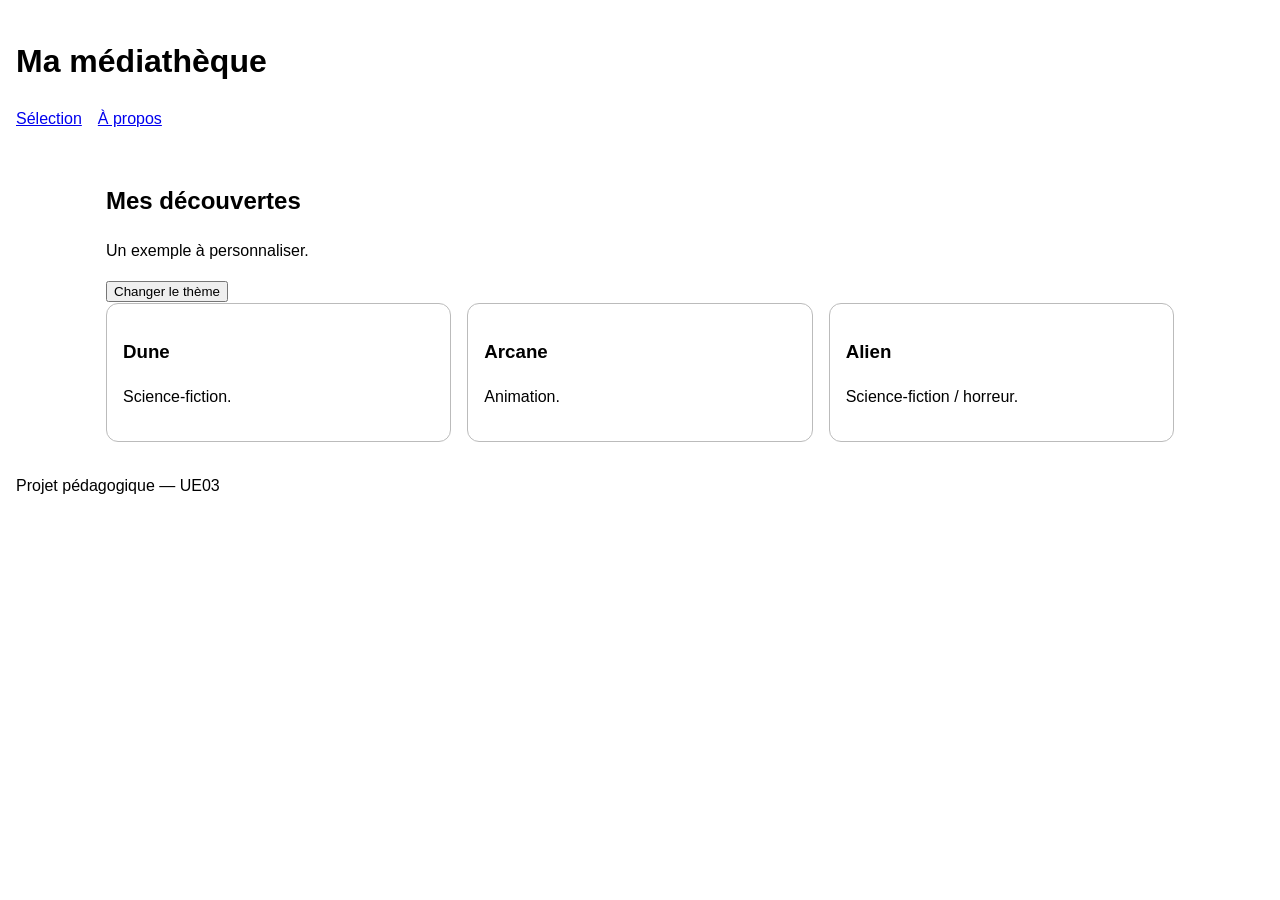
<file: dev-front/Kit_Ressources_Dev_Front/front/code/index.html>
<!doctype html>
<html lang="fr">
<head>
  <meta charset="utf-8">
  <meta name="viewport" content="width=device-width,initial-scale=1">
  <title>Projet fil rouge</title>
  <link rel="stylesheet" href="style.css">
  <script src="script.js" defer></script>
</head>
<body>
<header class="site-header">
  <h1>Ma médiathèque</h1>
  <nav><a href="#selection">Sélection</a> <a href="#about">À propos</a></nav>
</header>
<main class="page">
  <section class="hero"><h2>Mes découvertes</h2><p>Un exemple à personnaliser.</p><button id="themeBtn">Changer le thème</button></section>
  <section id="selection" class="cards">
    <article class="card"><h3>Dune</h3><p>Science-fiction.</p></article>
    <article class="card"><h3>Arcane</h3><p>Animation.</p></article>
    <article class="card"><h3>Alien</h3><p>Science-fiction / horreur.</p></article>
  </section>
</main>
<footer id="about">Projet pédagogique — UE03</footer>
</body>
</html>
</file>
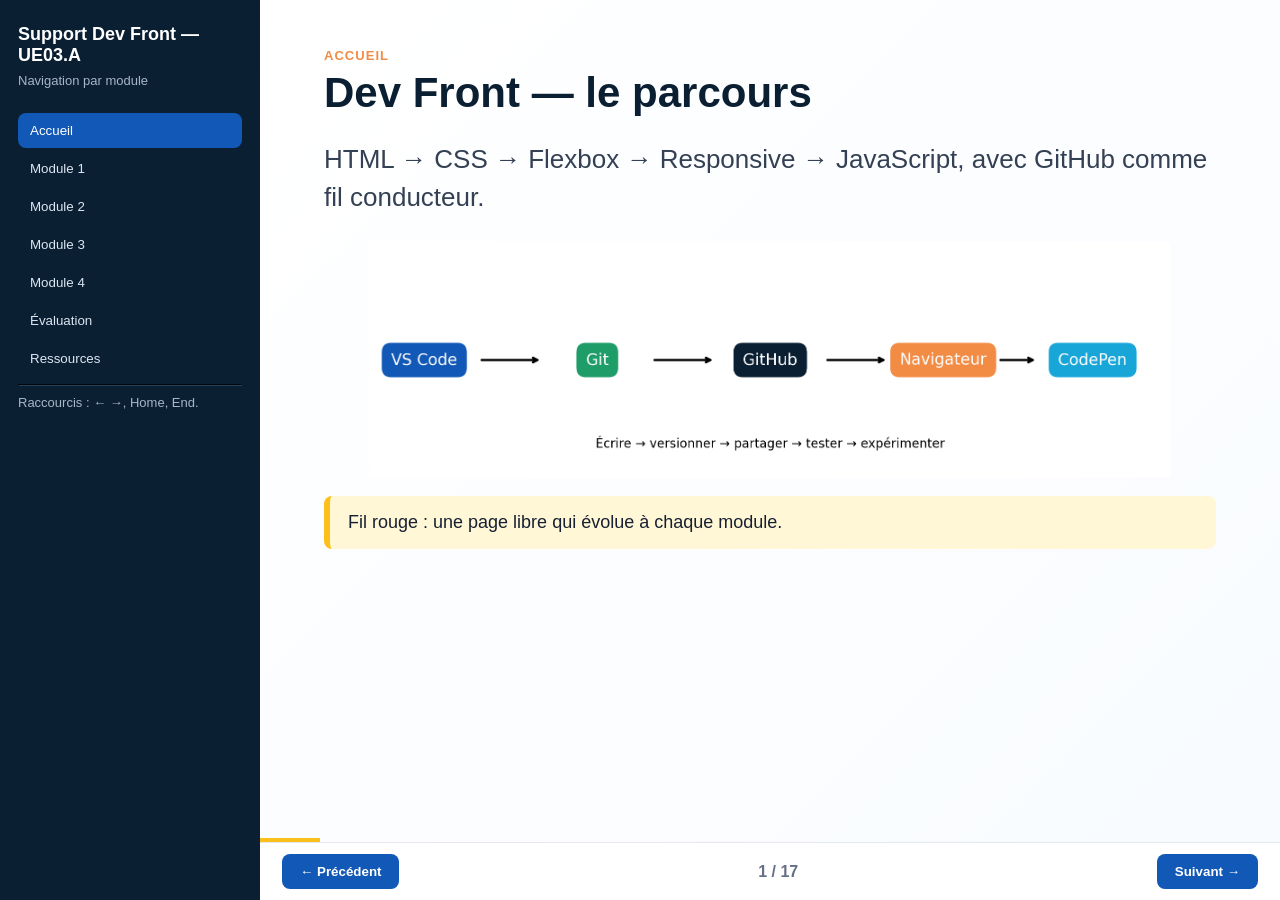
<file: dev-front/Support_Cours_Dev_Front.html>
<!doctype html><html lang="fr"><head><meta charset="utf-8"><meta name="viewport" content="width=device-width,initial-scale=1"><title>Support Dev Front — UE03.A</title><style>
:root{--blue:#1258B7;--yellow:#FCC01A;--navy:#0B1F33;--cyan:#18A6D9;--green:#1F9D68;--gray:#f4f6f8;}
*{box-sizing:border-box} body{margin:0;font-family:Inter,Segoe UI,Arial,sans-serif;background:#0c1726;color:#172033;overflow:hidden} .app{height:100vh;display:grid;grid-template-columns:260px 1fr} aside{background:#0b1f33;color:#fff;padding:24px 18px;overflow:auto} aside h2{margin:0 0 6px;font-size:18px} aside p{color:#a7b6c8;font-size:13px;margin:0 0 22px} .menu-item{display:block;width:100%;text-align:left;border:0;background:transparent;color:#dce6f2;padding:10px 12px;border-radius:8px;margin:3px 0;cursor:pointer} .menu-item:hover,.menu-item.active{background:#1258B7;color:#fff} main{position:relative;background:white} .slide{position:absolute;inset:0;display:none;padding:48px 64px 78px;overflow:auto;background:linear-gradient(135deg,#fff 0%,#f8fbff 100%)} .slide.active{display:block} .slide-inner{max-width:1100px;margin:auto} .kicker{font-size:13px;font-weight:800;color:#F28C45;letter-spacing:.08em;text-transform:uppercase} h1{font-size:42px;line-height:1.05;margin:8px 0 24px;color:#0B1F33} h3{color:#1258B7;margin-top:0} p,li{font-size:20px;line-height:1.45} .lead{font-size:26px;color:#344054} .diagram{display:block;max-width:90%;max-height:360px;margin:18px auto;object-fit:contain} pre{background:#111827;color:#f8fafc;padding:18px 20px;border-radius:12px;overflow:auto;font-size:17px;line-height:1.45} .cols{display:grid;grid-template-columns:repeat(auto-fit,minmax(220px,1fr));gap:18px} .cols>div{background:#f2f6fb;padding:18px;border-radius:12px} .objective,.note{padding:16px 18px;border-left:6px solid #FCC01A;background:#fff7d6;border-radius:8px;margin:18px 0;font-size:18px} .note{border-left-color:#18A6D9;background:#edfaff} .controls{position:absolute;bottom:0;left:0;right:0;height:58px;background:#fff;border-top:1px solid #e5e7eb;display:flex;align-items:center;justify-content:space-between;padding:0 22px} .controls button{border:0;background:#1258B7;color:#fff;border-radius:8px;padding:10px 18px;cursor:pointer;font-weight:700} .counter{font-weight:700;color:#667085} .progress{position:absolute;bottom:58px;left:0;height:4px;background:#FCC01A;width:0;transition:.2s} @media(max-width:850px){.app{grid-template-columns:1fr} aside{display:none} .slide{padding:28px 24px 78px} h1{font-size:32px} p,li{font-size:17px}}
</style></head><body><div class="app"><aside><h2>Support Dev Front — UE03.A</h2><p>Navigation par module</p><button class="menu-item" data-section="Accueil">Accueil</button><button class="menu-item" data-section="Module 1">Module 1</button><button class="menu-item" data-section="Module 2">Module 2</button><button class="menu-item" data-section="Module 3">Module 3</button><button class="menu-item" data-section="Module 4">Module 4</button><button class="menu-item" data-section="Évaluation">Évaluation</button><button class="menu-item" data-section="Ressources">Ressources</button><hr style="border-color:#27415d"><p>Raccourcis : ← →, Home, End.</p></aside><main><section class="slide" data-section="Accueil"><div class="slide-inner"><div class="kicker">Accueil</div><h1>Dev Front — le parcours</h1><p class="lead">HTML → CSS → Flexbox → Responsive → JavaScript, avec GitHub comme fil conducteur.</p><img class="diagram" src="[data-uri]" alt="Chaîne de développement Front"><div class="objective">Fil rouge : une page libre qui évolue à chaque module.</div></div></section><section class="slide" data-section="Module 1"><div class="slide-inner"><div class="kicker">Module 1</div><h1>Préparer le stack</h1><div class="cols"><div><h3>Outils</h3><ul><li>VS Code</li><li>Git</li><li>GitHub</li><li>Navigateur + DevTools</li><li>CodePen</li></ul></div><div><h3>Routine</h3><ol><li>Pull</li><li>Modifier</li><li>Tester</li><li>Commit</li><li>Push</li></ol></div></div></div></section><section class="slide" data-section="Module 1"><div class="slide-inner"><div class="kicker">Module 1</div><h1>Git minimal</h1><pre><code>git clone https://github.com/compte/projet.git
git status
git add .
git commit -m &quot;Première version&quot;
git push</code></pre><div class="note">VS Code permet de réaliser ces actions avec son interface graphique.</div></div></section><section class="slide" data-section="Module 1"><div class="slide-inner"><div class="kicker">Module 1</div><h1>HTML minimal</h1><pre><code>&lt;!doctype html&gt;
&lt;html lang=&quot;fr&quot;&gt;
&lt;head&gt;
  &lt;meta charset=&quot;utf-8&quot;&gt;
  &lt;meta name=&quot;viewport&quot; content=&quot;width=device-width, initial-scale=1&quot;&gt;
  &lt;title&gt;Mon projet&lt;/title&gt;
&lt;/head&gt;
&lt;body&gt;
  &lt;h1&gt;Bienvenue&lt;/h1&gt;
&lt;/body&gt;
&lt;/html&gt;</code></pre></div></section><section class="slide" data-section="Module 1"><div class="slide-inner"><div class="kicker">Module 1</div><h1>HTML sémantique</h1><img class="diagram" src="[data-uri]" alt="Structure HTML sémantique"><p>On choisit une balise pour son rôle avant de penser à son apparence.</p></div></section><section class="slide" data-section="Module 1"><div class="slide-inner"><div class="kicker">Module 1</div><h1>Contenus essentiels</h1><pre><code>&lt;h2&gt;Mes projets&lt;/h2&gt;
&lt;p&gt;Quelques réalisations.&lt;/p&gt;
&lt;a href=&quot;projet.html&quot;&gt;Voir&lt;/a&gt;
&lt;img src=&quot;photo.jpg&quot; alt=&quot;Aperçu du projet&quot;&gt;
&lt;ul&gt;&lt;li&gt;Web&lt;/li&gt;&lt;li&gt;Design&lt;/li&gt;&lt;/ul&gt;</code></pre></div></section><section class="slide" data-section="Module 2"><div class="slide-inner"><div class="kicker">Module 2</div><h1>CSS externe</h1><pre><code>&lt;link rel=&quot;stylesheet&quot; href=&quot;css/style.css&quot;&gt;

body {
  font-family: Arial, sans-serif;
  color: #20252b;
}

h1 { color: #1258b7; }</code></pre></div></section><section class="slide" data-section="Module 2"><div class="slide-inner"><div class="kicker">Module 2</div><h1>Sélecteurs CSS</h1><pre><code>p { color:#333; }
.card { padding:1rem; }
.card h2 { margin-top:0; }
a:hover { text-decoration:underline; }</code></pre><div class="objective">Atelier : CSS Diner.</div></div></section><section class="slide" data-section="Module 2"><div class="slide-inner"><div class="kicker">Module 2</div><h1>Box Model</h1><img class="diagram" src="[data-uri]" alt="Schéma du box model"><pre><code>.card {
  padding:24px;
  border:1px solid #ddd;
  margin:16px;
  box-sizing:border-box;
}</code></pre></div></section><section class="slide" data-section="Module 3"><div class="slide-inner"><div class="kicker">Module 3</div><h1>Flexbox</h1><img class="diagram" src="[data-uri]" alt="Axes Flexbox"><pre><code>.cards {
  display:flex;
  gap:1rem;
  flex-wrap:wrap;
}
.card { flex:1 1 220px; }</code></pre><div class="objective">Atelier : Flexbox Froggy.</div></div></section><section class="slide" data-section="Module 3"><div class="slide-inner"><div class="kicker">Module 3</div><h1>Responsive &amp; Mobile First</h1><img class="diagram" src="[data-uri]" alt="Mobile tablette desktop"><pre><code>.cards { flex-direction:column; }
@media (min-width:768px) {
  .cards { flex-direction:row; }
}</code></pre></div></section><section class="slide" data-section="Module 3"><div class="slide-inner"><div class="kicker">Module 3</div><h1>DevTools : méthode de diagnostic</h1><ol><li>Inspecter l’élément</li><li>Vérifier que la règle CSS est chargée</li><li>Tester une valeur dans le navigateur</li><li>Identifier une surcharge éventuelle</li><li>Reporter la correction dans le fichier</li></ol></div></section><section class="slide" data-section="Module 4"><div class="slide-inner"><div class="kicker">Module 4</div><h1>JavaScript : petite interaction</h1><pre><code>&lt;button id=&quot;themeButton&quot;&gt;Changer le thème&lt;/button&gt;
&lt;script src=&quot;js/app.js&quot;&gt;&lt;/script&gt;

const button = document.querySelector(&quot;#themeButton&quot;);
button.addEventListener(&quot;click&quot;, () =&gt; {
  document.body.classList.toggle(&quot;dark&quot;);
});</code></pre></div></section><section class="slide" data-section="Module 4"><div class="slide-inner"><div class="kicker">Module 4</div><h1>Bases de programmation</h1><pre><code>const score = 12;
if (score &gt;= 10) console.log(&quot;Validé&quot;);
for (let i=0; i&lt;3; i++) console.log(i);
function saluer(nom) { return `Bonjour ${nom}`; }</code></pre><div class="cols"><div><b>Variable</b><p>stocke une valeur</p></div><div><b>Condition</b><p>choisit</p></div><div><b>Boucle</b><p>répète</p></div><div><b>Fonction</b><p>réutilise</p></div></div></div></section><section class="slide" data-section="Évaluation"><div class="slide-inner"><div class="kicker">Évaluation</div><h1>Checklist finale</h1><ul><li>HTML sémantique</li><li>CSS externe</li><li>Flexbox</li><li>Responsive Mobile First</li><li>Images accessibles</li><li>Dépôt GitHub à jour</li><li>Présentation orale courte</li></ul></div></section><section class="slide" data-section="Ressources"><div class="slide-inner"><div class="kicker">Ressources</div><h1>Ressources à produire</h1><ul><li>7 exemples de code Front</li><li>7 fiches courtes</li><li>Lexique Front</li><li>Checklist projet</li><li>Grilles étudiant/formateur</li><li>Mini-quiz par module</li></ul></div></section><section class="slide" data-section="Ressources"><div class="slide-inner"><div class="kicker">Ressources</div><h1>Références</h1><ul><li>MDN Web Docs</li><li>VS Code Source Control</li><li>GitHub Docs</li><li>CodePen</li><li>CSS Diner</li><li>Flexbox Froggy</li></ul></div></section><div class="progress" id="progress"></div><div class="controls"><button id="prev">← Précédent</button><span class="counter" id="counter"></span><button id="next">Suivant →</button></div></main></div><script>
const slides=[...document.querySelectorAll('.slide')]; const menu=[...document.querySelectorAll('.menu-item')]; let current=0;
function show(i){current=Math.max(0,Math.min(slides.length-1,i));slides.forEach((s,j)=>s.classList.toggle('active',j===current));document.getElementById('counter').textContent=`${current+1} / ${slides.length}`;document.getElementById('progress').style.width=`${((current+1)/slides.length)*100}%`;const sec=slides[current].dataset.section;menu.forEach(b=>b.classList.toggle('active',b.dataset.section===sec));}
document.getElementById('prev').onclick=()=>show(current-1); document.getElementById('next').onclick=()=>show(current+1); document.addEventListener('keydown',e=>{if(e.key==='ArrowRight'||e.key==='PageDown')show(current+1);if(e.key==='ArrowLeft'||e.key==='PageUp')show(current-1);if(e.key==='Home')show(0);if(e.key==='End')show(slides.length-1)}); menu.forEach(b=>b.onclick=()=>{const idx=slides.findIndex(s=>s.dataset.section===b.dataset.section);show(idx)}); show(0);
</script></body></html>
</file>
<file: dev-front/Kit_Ressources_Dev_Front/front/code/style.css>
* { box-sizing: border-box; }
body { margin: 0; font-family: Arial, sans-serif; line-height: 1.5; }
.site-header, footer { padding: 1rem; }
.site-header nav { display:flex; gap:1rem; flex-wrap:wrap; }
.page { padding:1rem; }
.cards { display:flex; gap:1rem; flex-wrap:wrap; }
.card { flex:1 1 220px; padding:1rem; border:1px solid #bbb; border-radius:.75rem; }
.dark { background:#222; color:#f7f7f7; }
@media (min-width: 768px) { .page { max-width:1100px; margin:auto; } }
</file>
